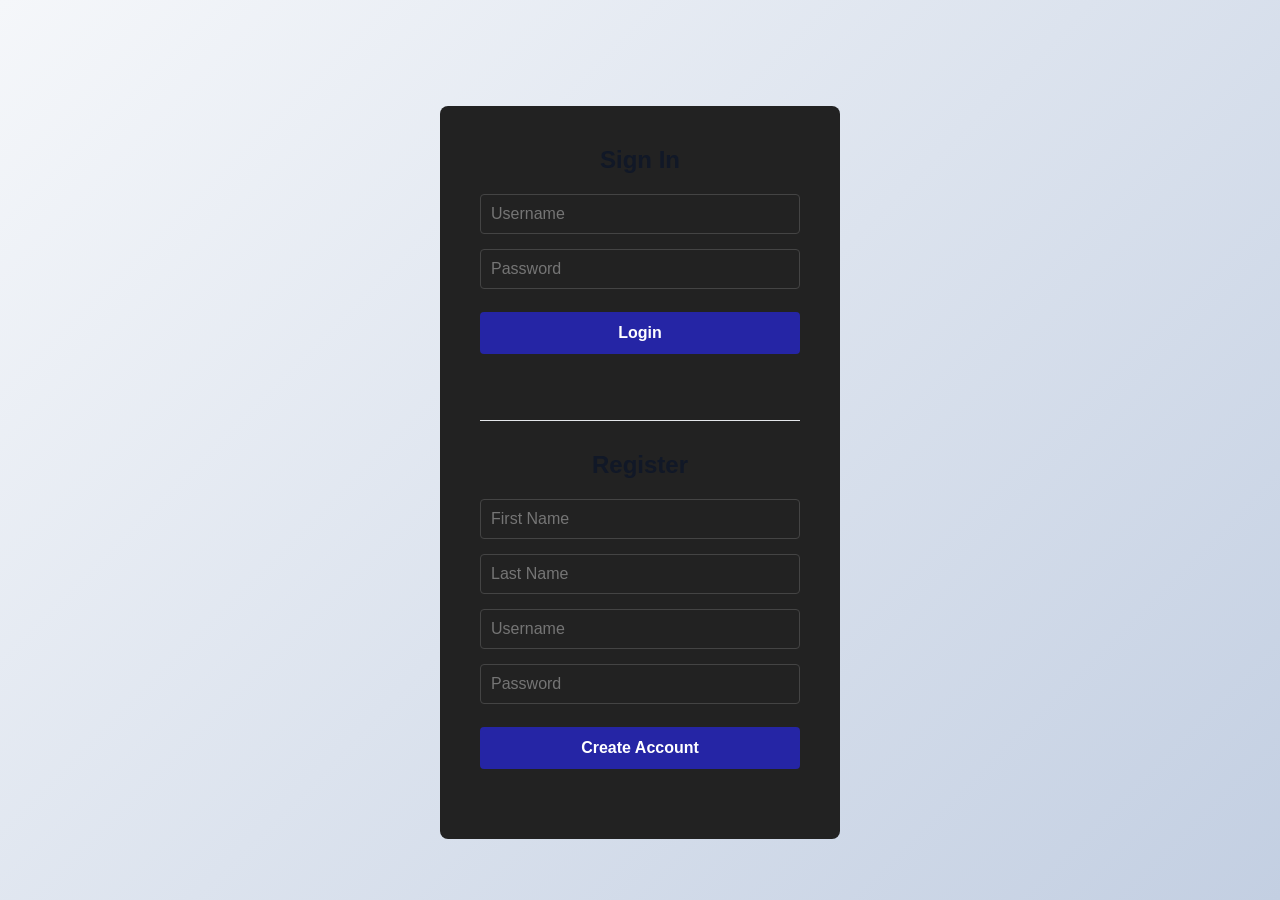
<file: index.html>
<!DOCTYPE html>
<html lang="en">
<head>
    <meta charset="UTF-8">
    <meta name="viewport" content="width=device-width, initial-scale=1.0">
    <title>Sign In - Contact Manager</title>
    <link rel="stylesheet" href="css/styles.css">
</head>
<body style="background-color: #1a1a1a; color: #fff; display: flex; justify-content: center; align-items: center; min-height: 100vh; margin: 0; font-family: sans-serif;">
    <div style="background-color: #222; padding: 40px; border-radius: 8px; width: 100%; max-width: 400px;">
        <h2 style="text-align: center; margin-bottom: 20px;">Sign In</h2>
        <div style="display: flex; flex-direction: column; gap: 15px; margin-bottom: 10px;">
            <input type="text" id="loginName" placeholder="Username" style="padding: 10px; background: transparent; border: 1px solid #444; color: white; border-radius: 4px;">
            <input type="password" id="loginPassword" placeholder="Password" style="padding: 10px; background: transparent; border: 1px solid #444; color: white; border-radius: 4px;">
            <button onclick="login()" style="background-color: #2525a5; color: white; padding: 12px; border: none; border-radius: 4px; cursor: pointer; font-weight: bold;">Login</button>
        </div>
        <p id="loginResult" style="color: #ef4444; text-align: center; height: 20px;"></p>

        <hr style="border-color: #333; margin: 30px 0;">

        <h2 style="text-align: center; margin-bottom: 20px;">Register</h2>
        <div style="display: flex; flex-direction: column; gap: 15px; margin-bottom: 10px;">
            <input type="text" id="regFirst" placeholder="First Name" style="padding: 10px; background: transparent; border: 1px solid #444; color: white; border-radius: 4px;">
            <input type="text" id="regLast" placeholder="Last Name" style="padding: 10px; background: transparent; border: 1px solid #444; color: white; border-radius: 4px;">
            <input type="text" id="regUser" placeholder="Username" style="padding: 10px; background: transparent; border: 1px solid #444; color: white; border-radius: 4px;">
            <input type="password" id="regPassword" placeholder="Password" style="padding: 10px; background: transparent; border: 1px solid #444; color: white; border-radius: 4px;">
            <button onclick="register()" style="background-color: #2525a5; color: white; padding: 12px; border: none; border-radius: 4px; cursor: pointer; font-weight: bold;">Create Account</button>
        </div>
        <p id="regResult" style="text-align: center; height: 20px;"></p>
    </div>
    <script src="js/app.js"></script>
</body>
</html>
</file>
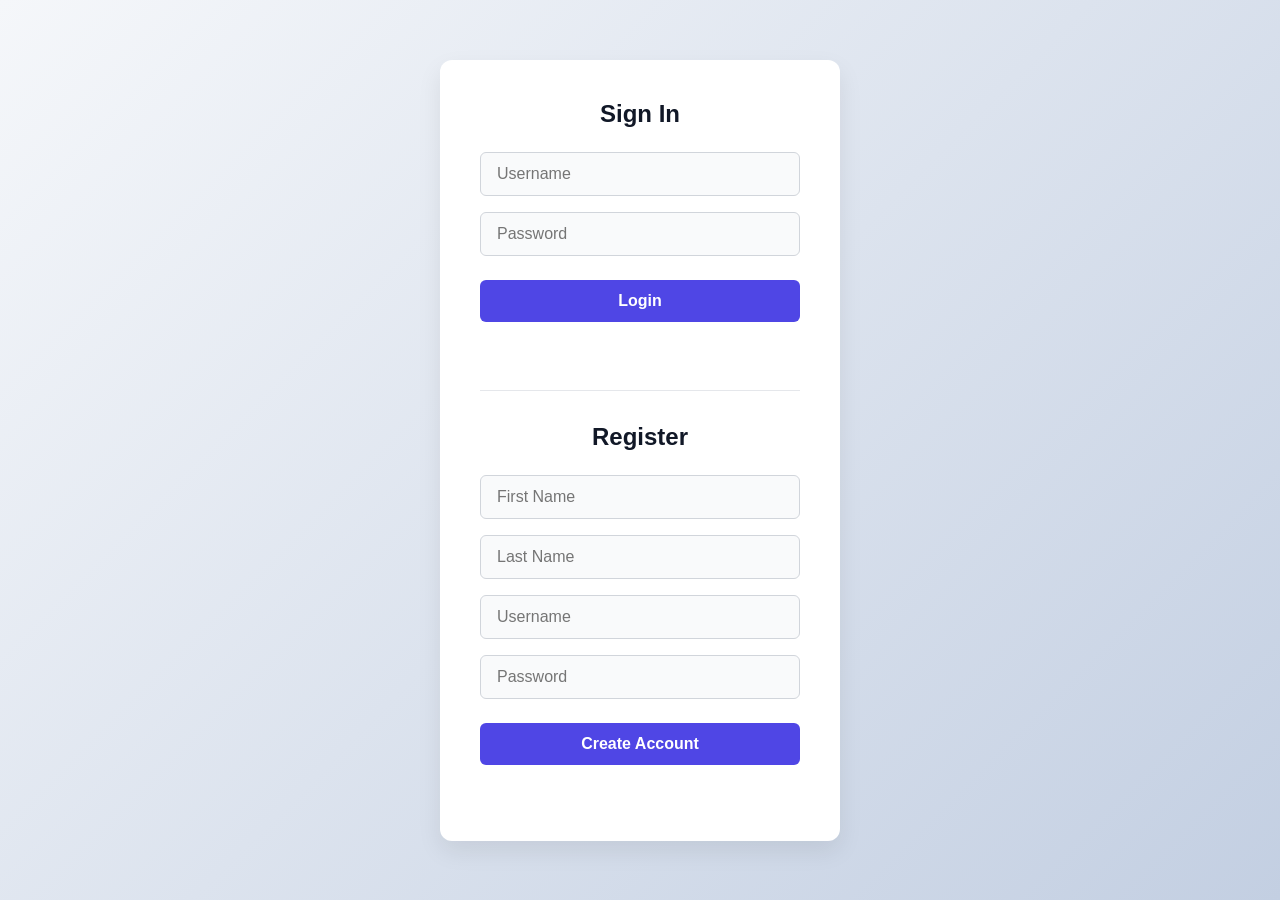
<file: front-end/index.html>
<!DOCTYPE html>
<html lang="en">
<head>
    <meta charset="UTF-8">
    <meta name="viewport" content="width=device-width, initial-scale=1.0">
    <title>Contact Manager - Welcome</title>
    <link rel="stylesheet" href="css/styles.css">
</head>
<body>
    <div class="container">
        <!-- Login Form -->
        <div id="login-section">
            <h2>Sign In</h2>
            <form id="loginForm">
                <input type="text" id="loginUsername" placeholder="Username" required>
                <input type="password" id="loginPassword" placeholder="Password" required>
                <button type="submit">Login</button>
            </form>
            <p id="loginResult" style="color: red;"></p>
        </div>

        <hr>

        <!-- Registration Form -->
        <div id="register-section">
            <h2>Register</h2>
            <form id="registerForm">
                <input type="text" id="regFirstName" placeholder="First Name" required>
                <input type="text" id="regLastName" placeholder="Last Name" required>
                <input type="text" id="regUsername" placeholder="Username" required>
                <input type="password" id="regPassword" placeholder="Password" required>
                <button type="submit">Create Account</button>
            </form>
            <p id="registerResult"></p>
        </div>
    </div>

    <!-- Load the JavaScript logic -->
    <script src="js/app.js"></script>
</body>
</html>
</file>
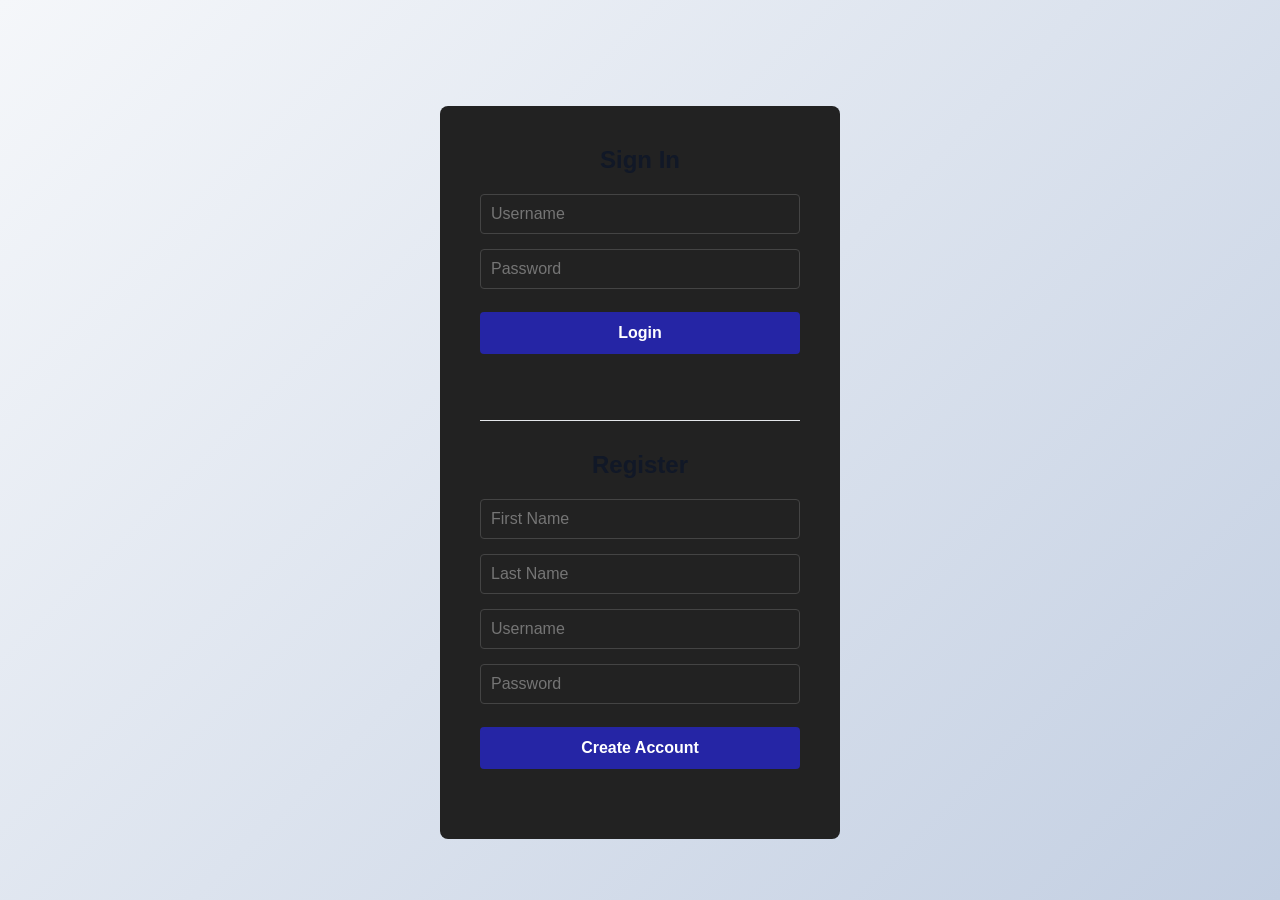
<file: dashboard.html>
<!DOCTYPE html>
<html lang="en">
<head>
    <meta charset="UTF-8">
    <meta name="viewport" content="width=device-width, initial-scale=1.0">
    <title>Contact Manager - Dashboard</title>
    <link rel="stylesheet" href="css/styles.css">
</head>
<body>
    <div class="container dashboard" style="max-width: 800px; margin: 0 auto; padding: 20px;">
        <div style="display: flex; justify-content: space-between; align-items: center;">
            <h2 id="welcomeMessage" style="margin-bottom: 0;">Contact Manager</h2>
            <button id="logoutButton" style="background-color: #ef4444; color: white; border: none; padding: 8px 16px; border-radius: 4px; cursor: pointer;">Logout</button>
        </div>
        <hr style="border-color: #333; margin: 20px 0;">

        <!-- STANDARD USER VIEW -->
        <div id="userView" style="display: none;">
            <h3>Add New Contact</h3>
            <form id="addContactForm" style="display: flex; flex-wrap: wrap; gap: 10px; margin-bottom: 20px;">
                <input type="text" id="contactFirst" placeholder="First Name" required style="flex: 1 1 45%; padding: 8px; border-radius: 4px; border: 1px solid #444; background: transparent; color: white;">
                <input type="text" id="contactLast" placeholder="Last Name" required style="flex: 1 1 45%; padding: 8px; border-radius: 4px; border: 1px solid #444; background: transparent; color: white;">
                <input type="tel" id="contactPhone" placeholder="Phone" style="flex: 1 1 45%; padding: 8px; border-radius: 4px; border: 1px solid #444; background: transparent; color: white;">
                <input type="email" id="contactEmail" placeholder="Email" style="flex: 1 1 45%; padding: 8px; border-radius: 4px; border: 1px solid #444; background: transparent; color: white;">
                <input type="text" id="contactPepper" placeholder="What pepper do they hate?" required style="flex: 1 1 100%; padding: 8px; border-radius: 4px; border: 1px solid #444; background: transparent; color: white;">
                <button type="submit" style="flex: 1 1 100%; padding: 10px; background-color: #2525a5; color: white; border: none; border-radius: 4px; cursor: pointer;">Add Contact</button>
            </form>
            <p id="addResult" style="text-align: center; font-weight: bold;"></p>
            <hr style="border-color: #333; margin: 20px 0;">
            <div style="display: flex; gap: 10px; margin-bottom: 20px; align-items: center; flex-wrap: wrap;">
                <h3 style="margin: 0;">Your Contacts</h3>
                <input type="text" id="searchInput" placeholder="Search names..." style="flex: 1; min-width: 200px; padding: 8px; border-radius: 4px; border: 1px solid #444; background: transparent; color: white;">
                <button onclick="searchContacts()" style="padding: 8px 16px; background-color: #2525a5; color: white; border: none; border-radius: 4px; cursor: pointer;">Search</button>
            </div>
            <div id="contactsList"><p style="text-align: center; color: #6b7280;">Loading contacts...</p></div>
        </div>

        <!-- ADMIN VIEW -->
        <div id="adminView" style="display: none;">
            <h3>Platform Management</h3>
            
            <div style="background: #450a0a; padding: 15px; border-radius: 8px; margin-bottom: 20px; border: 1px solid #7f1d1d;">
                <h4 style="color: #fca5a5; margin-top: 0; margin-bottom: 10px;">Create New Admin</h4>
                <div style="display: flex; gap: 10px; flex-wrap: wrap;">
                    <input type="text" id="newAdminFirst" placeholder="First Name" style="flex: 1 1 150px; padding: 8px; border-radius: 4px; border: 1px solid #7f1d1d; background: rgba(0,0,0,0.2); color: white;">
                    <input type="text" id="newAdminLast" placeholder="Last Name" style="flex: 1 1 150px; padding: 8px; border-radius: 4px; border: 1px solid #7f1d1d; background: rgba(0,0,0,0.2); color: white;">
                    <input type="text" id="newAdminUser" placeholder="Username" style="flex: 1 1 150px; padding: 8px; border-radius: 4px; border: 1px solid #7f1d1d; background: rgba(0,0,0,0.2); color: white;">
                    <input type="password" id="newAdminPass" placeholder="Password" style="flex: 1 1 150px; padding: 8px; border-radius: 4px; border: 1px solid #7f1d1d; background: rgba(0,0,0,0.2); color: white;">
                    <button onclick="createAdmin()" style="flex: 1 1 100px; padding: 8px; background-color: #b91c1c; color: white; border: none; border-radius: 4px; cursor: pointer; font-weight: bold;">Create</button>
                </div>
                <p id="adminCreateResult" style="color: #fca5a5; font-size: 0.9rem; margin-top: 10px; margin-bottom: 0;"></p>
            </div>

            <div style="display: flex; gap: 10px; margin-bottom: 20px; align-items: center; flex-wrap: wrap;">
                <h4 style="margin: 0; white-space: nowrap;">Global Database Query</h4>
                <input type="text" id="adminContactSearch" placeholder="Search any user or entry..." style="flex: 1; min-width: 200px; padding: 8px; border-radius: 4px; border: 1px solid #444; background: transparent; color: white;">
                <button onclick="adminGlobalSearch()" style="padding: 8px 16px; background-color: #2525a5; color: white; border: none; border-radius: 4px; cursor: pointer;">Search All</button>
            </div>
            <div id="adminContactsList" style="margin-bottom: 30px;"></div>
            
            <h4 style="margin-bottom: 15px;">All Registered Users</h4>
            <div id="usersList" style="display: flex; flex-direction: column; gap: 15px;"></div>
        </div>
    </div>
    <script src="js/dashboard.js"></script>
</body>
</html>
</file>
<file: css/styles.css>
* {
    box-sizing: border-box;
    margin: 0;
    padding: 0;
}

body {
    font-family: -apple-system, BlinkMacSystemFont, "Segoe UI", Roboto, Helvetica, Arial, sans-serif;
    background: linear-gradient(135deg, #f5f7fa 0%, #c3cfe2 100%);
    display: flex;
    justify-content: center;
    align-items: flex-start;
    padding-top: 5vh;
    min-height: 100vh;
    color: #333;
}

.container {
    background-color: #ffffff;
    width: 100%;
    max-width: 450px;
    padding: 40px;
    border-radius: 12px;
    box-shadow: 0 10px 25px rgba(0, 0, 0, 0.08);
    margin-bottom: 40px;
}

.dashboard {
    max-width: 700px;
}

h2 {
    text-align: center;
    margin-bottom: 24px;
    color: #111827;
    font-size: 1.5rem;
    font-weight: 600;
}

h3 {
    color: #111827;
    margin-bottom: 15px;
}

form {
    display: flex;
    flex-direction: column;
    gap: 16px;
}

input {
    padding: 12px 16px;
    border: 1px solid #d1d5db;
    border-radius: 6px;
    font-size: 1rem;
    background-color: #f9fafb;
    transition: all 0.2s ease;
}

input:focus {
    outline: none;
    border-color: #4f46e5;
    background-color: #ffffff;
    box-shadow: 0 0 0 3px rgba(79, 70, 229, 0.1);
}

button {
    background-color: #4f46e5;
    color: white;
    padding: 12px;
    border: none;
    border-radius: 6px;
    font-size: 1rem;
    font-weight: 600;
    cursor: pointer;
    transition: background-color 0.2s ease;
    margin-top: 8px;
}

button:hover {
    background-color: #4338ca;
}

hr {
    border: 0;
    height: 1px;
    background: #e5e7eb;
    margin: 32px 0;
}

#loginResult, #registerResult {
    text-align: center;
    margin-top: 16px;
    font-weight: 500;
    font-size: 0.9rem;
    min-height: 20px;
}

.contact-card {
    background-color: #f9fafb;
    border: 1px solid #d1d5db;
    border-radius: 8px;
    padding: 20px;
    margin-bottom: 16px;
    transition: box-shadow 0.2s ease;
}

.contact-card:hover {
    box-shadow: 0 4px 6px rgba(0,0,0,0.05);
}

.contact-card p {
    margin-bottom: 8px;
}

.contact-card p:last-child {
    margin-bottom: 0;
}
</file>
<file: front-end/css/styles.css>
* {
    box-sizing: border-box;
    margin: 0;
    padding: 0;
}

body {
    font-family: -apple-system, BlinkMacSystemFont, "Segoe UI", Roboto, Helvetica, Arial, sans-serif;
    background: linear-gradient(135deg, #f5f7fa 0%, #c3cfe2 100%);
    display: flex;
    justify-content: center;
    align-items: center;
    min-height: 100vh;
    color: #333;
}

.container {
    background-color: #ffffff;
    width: 100%;
    max-width: 400px;
    padding: 40px;
    border-radius: 12px;
    box-shadow: 0 10px 25px rgba(0, 0, 0, 0.08);
}

h2 {
    text-align: center;
    margin-bottom: 24px;
    color: #111827;
    font-size: 1.5rem;
    font-weight: 600;
}

form {
    display: flex;
    flex-direction: column;
    gap: 16px;
}

input {
    padding: 12px 16px;
    border: 1px solid #d1d5db;
    border-radius: 6px;
    font-size: 1rem;
    background-color: #f9fafb;
    transition: all 0.2s ease;
}

input:focus {
    outline: none;
    border-color: #4f46e5;
    background-color: #ffffff;
    box-shadow: 0 0 0 3px rgba(79, 70, 229, 0.1);
}

button {
    background-color: #4f46e5;
    color: white;
    padding: 12px;
    border: none;
    border-radius: 6px;
    font-size: 1rem;
    font-weight: 600;
    cursor: pointer;
    transition: background-color 0.2s ease;
    margin-top: 8px;
}

button:hover {
    background-color: #4338ca;
}

hr {
    border: 0;
    height: 1px;
    background: #e5e7eb;
    margin: 32px 0;
}

#loginResult, #registerResult {
    text-align: center;
    margin-top: 16px;
    font-weight: 500;
    font-size: 0.9rem;
    min-height: 20px;
}
</file>
